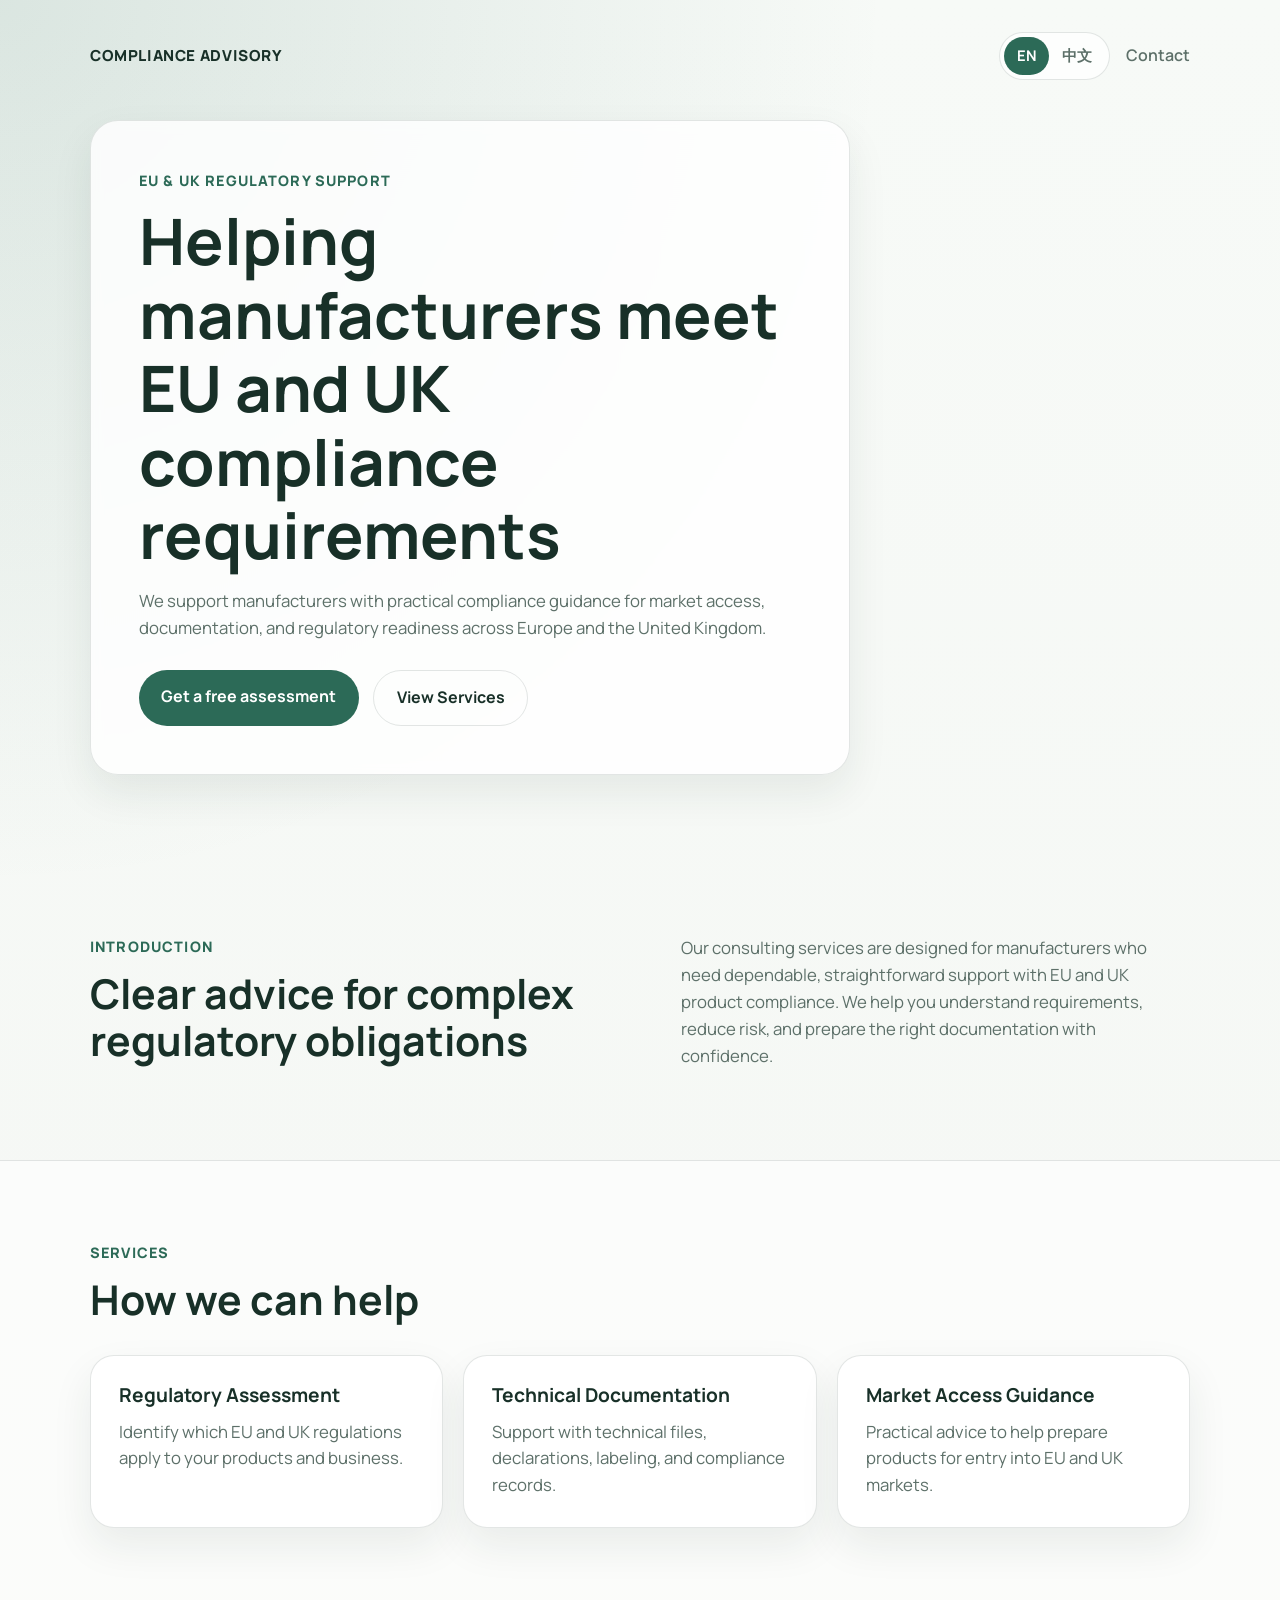
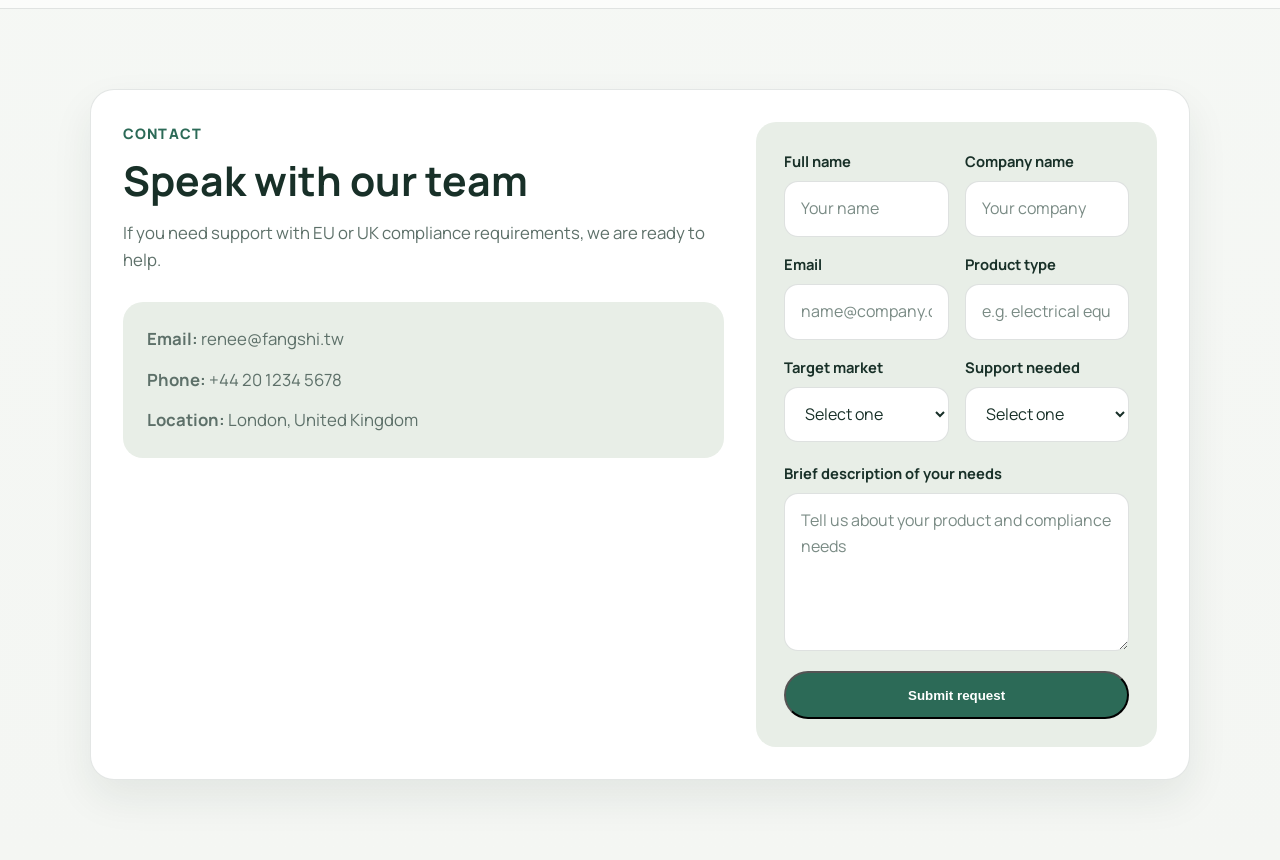
<file: index.html>
<!DOCTYPE html>
<html lang="en">
<head>
  <meta charset="UTF-8">
  <meta name="viewport" content="width=device-width, initial-scale=1.0">
  <title>EU & UK Compliance Consulting</title>
  <link rel="preconnect" href="https://fonts.googleapis.com">
  <link rel="preconnect" href="https://fonts.gstatic.com" crossorigin>
  <link href="https://fonts.googleapis.com/css2?family=Manrope:wght@400;500;700;800&family=Noto+Sans+TC:wght@400;500;700;900&display=swap" rel="stylesheet">
  <link rel="stylesheet" href="style.css">
</head>
<body>
  <header class="hero">
    <div class="container">
      <nav class="topbar">
        <div class="brand">Compliance Advisory</div>
        <div class="nav-actions">
          <div class="language-switch" aria-label="Language switcher">
            <a class="lang-link active" href="index.html">EN</a>
            <a class="lang-link" href="index-zh.html">中文</a>
          </div>
          <a class="nav-link" href="#contact">Contact</a>
        </div>
      </nav>

      <section class="hero-content">
        <p class="eyebrow">EU & UK Regulatory Support</p>
        <h1>Helping manufacturers meet EU and UK compliance requirements</h1>
        <p class="intro">
          We support manufacturers with practical compliance guidance for market access,
          documentation, and regulatory readiness across Europe and the United Kingdom.
        </p>
        <div class="hero-actions">
          <a class="button" href="#contact">Get a free assessment</a>
          <a class="button button-secondary" href="#services">View Services</a>
        </div>
      </section>
    </div>
  </header>

  <main>
    <section class="section" id="about">
      <div class="container grid-two">
        <div>
          <p class="section-label">Introduction</p>
          <h2>Clear advice for complex regulatory obligations</h2>
        </div>
        <p class="section-text">
          Our consulting services are designed for manufacturers who need dependable,
          straightforward support with EU and UK product compliance. We help you
          understand requirements, reduce risk, and prepare the right documentation
          with confidence.
        </p>
      </div>
    </section>

    <section class="section section-alt" id="services">
      <div class="container">
        <p class="section-label">Services</p>
        <h2>How we can help</h2>

        <div class="cards">
          <article class="card">
            <h3>Regulatory Assessment</h3>
            <p>
              Identify which EU and UK regulations apply to your products and business.
            </p>
          </article>

          <article class="card">
            <h3>Technical Documentation</h3>
            <p>
              Support with technical files, declarations, labeling, and compliance records.
            </p>
          </article>

          <article class="card">
            <h3>Market Access Guidance</h3>
            <p>
              Practical advice to help prepare products for entry into EU and UK markets.
            </p>
          </article>
        </div>
      </div>
    </section>

    <section class="section" id="contact">
      <div class="container contact-box">
        <div>
          <p class="section-label">Contact</p>
          <h2>Speak with our team</h2>
          <p class="section-text">
            If you need support with EU or UK compliance requirements, we are ready to help.
          </p>
          <div class="contact-details">
            <p><strong>Email:</strong> renee@fangshi.tw</p>
            <p><strong>Phone:</strong> +44 20 1234 5678</p>
            <p><strong>Location:</strong> London, United Kingdom</p>
          </div>
        </div>

        <form class="contact-form">
          <div class="form-grid">
            <label class="field">
              <span>Full name</span>
              <input type="text" name="full_name" placeholder="Your name">
            </label>

            <label class="field">
              <span>Company name</span>
              <input type="text" name="company_name" placeholder="Your company">
            </label>

            <label class="field">
              <span>Email</span>
              <input type="email" name="email" placeholder="name@company.com">
            </label>

            <label class="field">
              <span>Product type</span>
              <input type="text" name="product_type" placeholder="e.g. electrical equipment">
            </label>

            <label class="field">
              <span>Target market</span>
              <select name="target_market">
                <option value="">Select one</option>
                <option value="EU">EU</option>
                <option value="UK">UK</option>
                <option value="EU & UK">EU & UK</option>
              </select>
            </label>

            <label class="field">
              <span>Support needed</span>
              <select name="support_needed">
                <option value="">Select one</option>
                <option value="Regulatory assessment">Regulatory assessment</option>
                <option value="Technical documentation">Technical documentation</option>
                <option value="Market access guidance">Market access guidance</option>
              </select>
            </label>
          </div>

          <label class="field">
            <span>Brief description of your needs</span>
            <textarea name="message" rows="5" placeholder="Tell us about your product and compliance needs"></textarea>
          </label>

          <button class="button" type="submit">Submit request</button>
        </form>
      </div>
    </section>
  </main>
 </body>
</html>
</file>
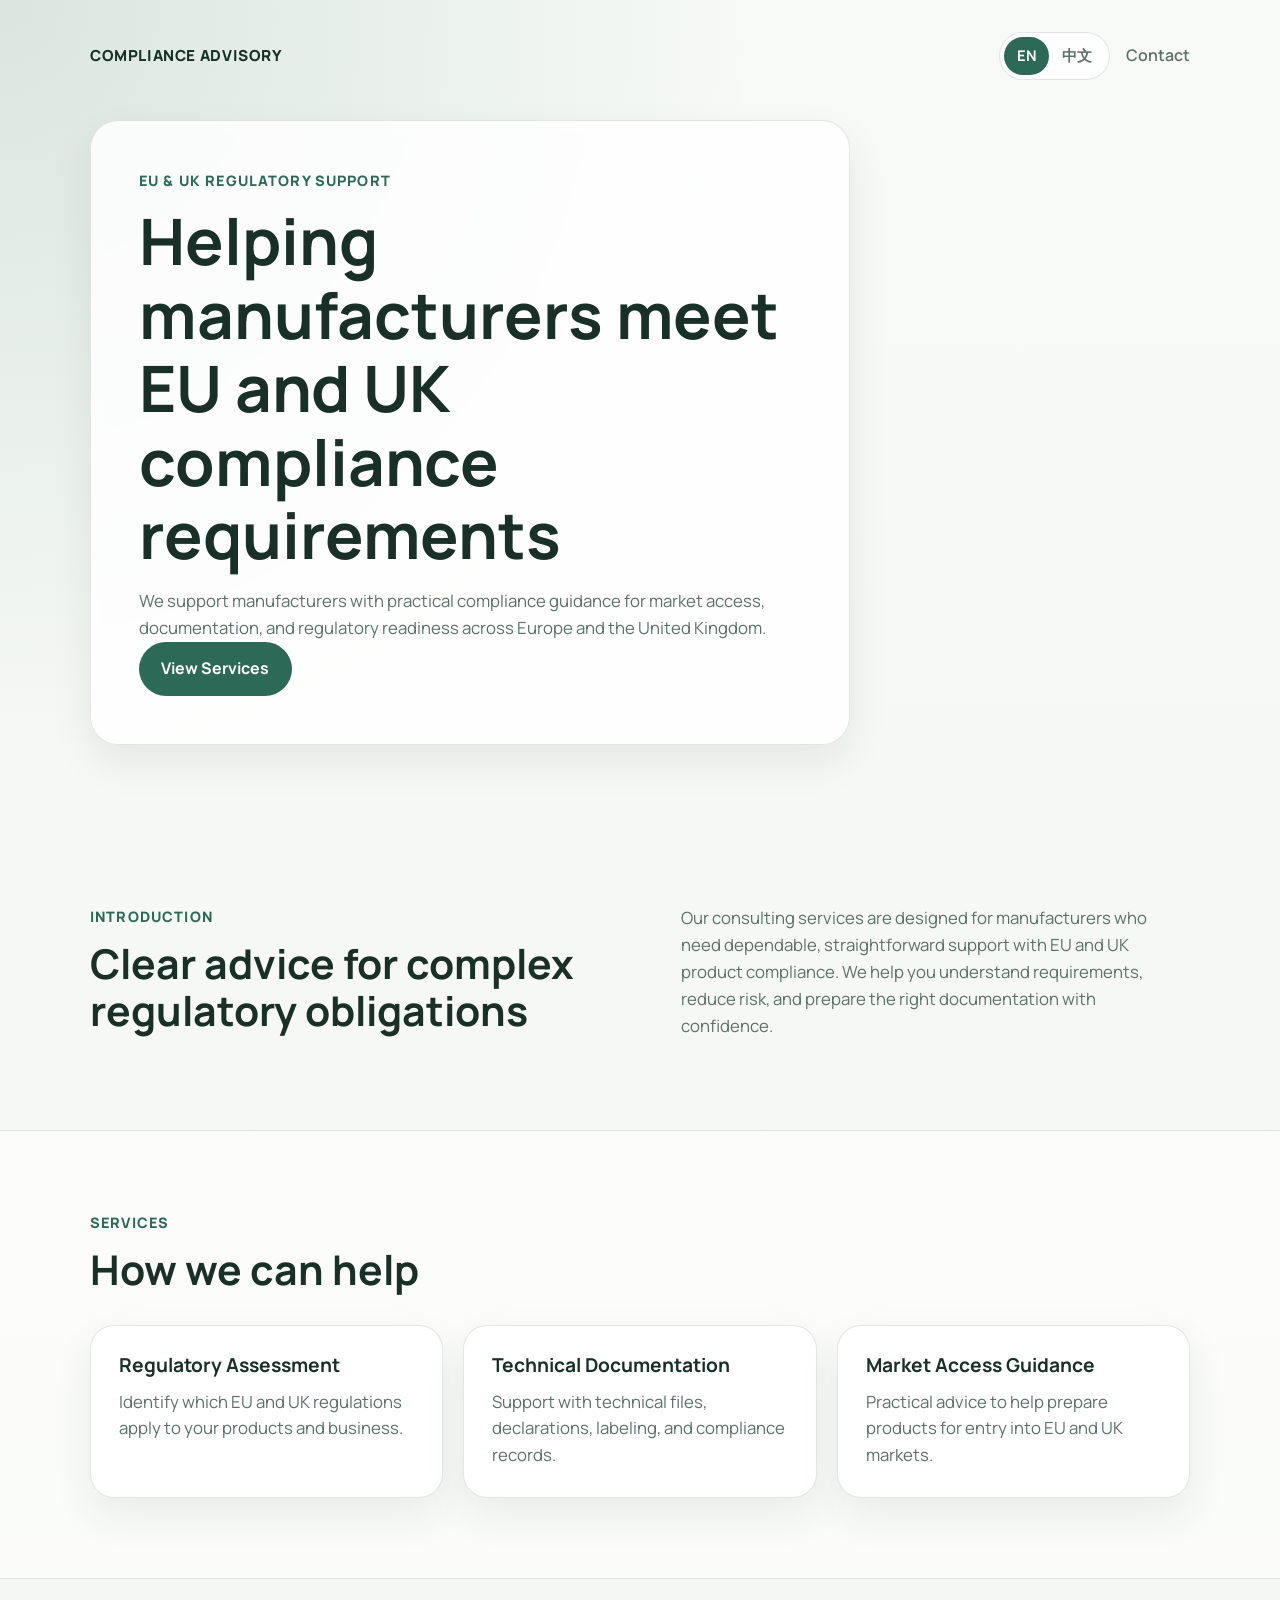
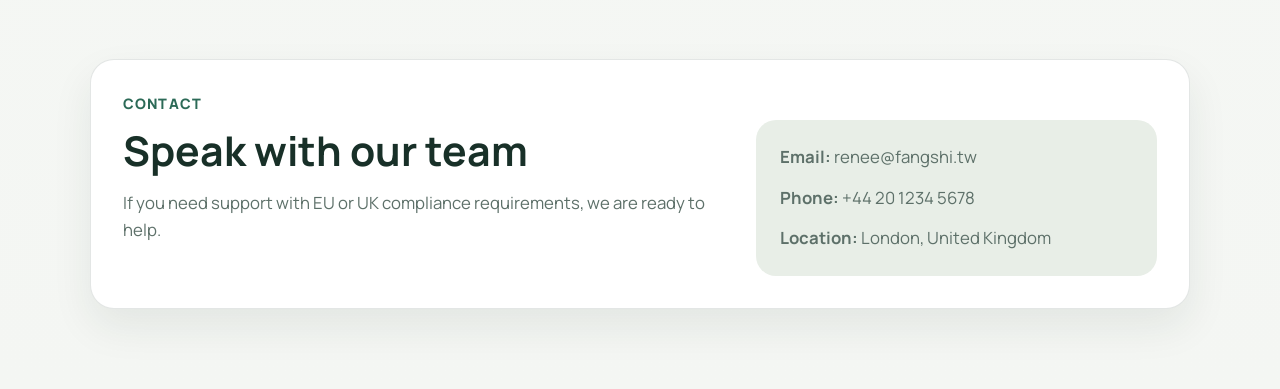
<file: lai.research/index.html>
<!DOCTYPE html>
<html lang="en">
<head>
  <meta charset="UTF-8">
  <meta name="viewport" content="width=device-width, initial-scale=1.0">
  <title>EU & UK Compliance Consulting</title>
  <meta http-equiv="refresh" content="0; url=./en.html">
</head>
<body>
  <p>Redirecting to <a href="./en.html">English version</a>...</p>
</body>
</html>
</file>
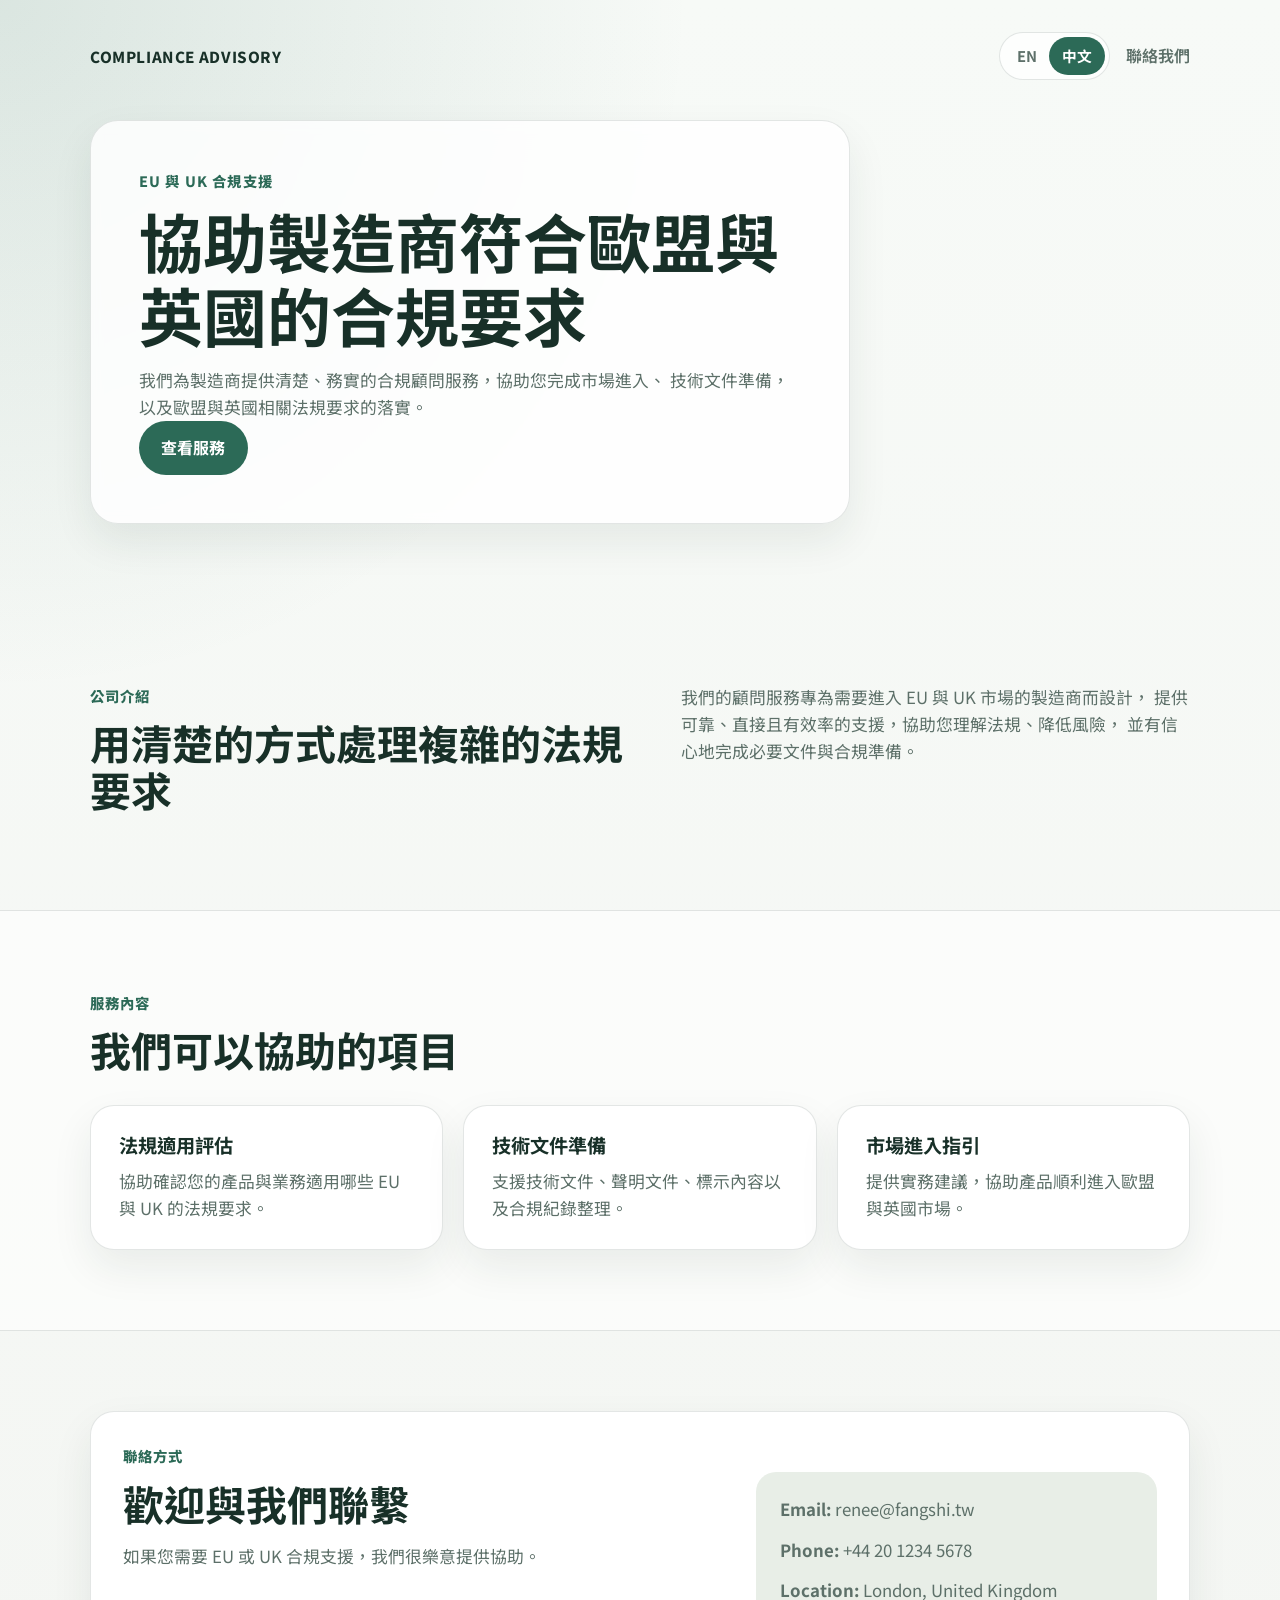
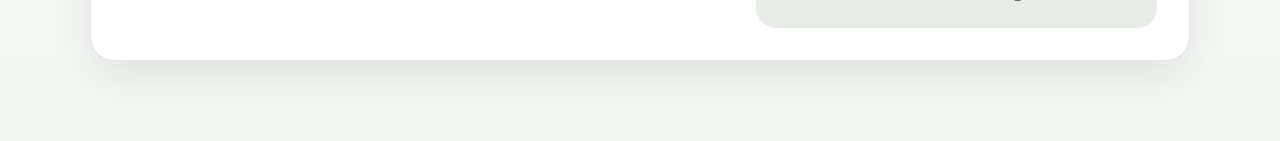
<file: index-zh.html>
<!DOCTYPE html>
<html lang="zh-Hant">
<head>
  <meta charset="UTF-8">
  <meta name="viewport" content="width=device-width, initial-scale=1.0">
  <title>歐盟與英國合規顧問服務</title>
  <link rel="preconnect" href="https://fonts.googleapis.com">
  <link rel="preconnect" href="https://fonts.gstatic.com" crossorigin>
  <link href="https://fonts.googleapis.com/css2?family=Manrope:wght@400;500;700;800&family=Noto+Sans+TC:wght@400;500;700;900&display=swap" rel="stylesheet">
  <link rel="stylesheet" href="style.css">
</head>
<body class="lang-zh">
  <header class="hero">
    <div class="container">
      <nav class="topbar">
        <div class="brand">Compliance Advisory</div>
        <div class="nav-actions">
          <div class="language-switch" aria-label="語言切換">
            <a class="lang-link" href="index.html">EN</a>
            <a class="lang-link active" href="index-zh.html">中文</a>
          </div>
          <a class="nav-link" href="#contact">聯絡我們</a>
        </div>
      </nav>

      <section class="hero-content">
        <p class="eyebrow">EU 與 UK 合規支援</p>
        <h1>協助製造商符合歐盟與英國的合規要求</h1>
        <p class="intro">
          我們為製造商提供清楚、務實的合規顧問服務，協助您完成市場進入、
          技術文件準備，以及歐盟與英國相關法規要求的落實。
        </p>
        <a class="button" href="#services">查看服務</a>
      </section>
    </div>
  </header>

  <main>
    <section class="section" id="about">
      <div class="container grid-two">
        <div>
          <p class="section-label">公司介紹</p>
          <h2>用清楚的方式處理複雜的法規要求</h2>
        </div>
        <p class="section-text">
          我們的顧問服務專為需要進入 EU 與 UK 市場的製造商而設計，
          提供可靠、直接且有效率的支援，協助您理解法規、降低風險，
          並有信心地完成必要文件與合規準備。
        </p>
      </div>
    </section>

    <section class="section section-alt" id="services">
      <div class="container">
        <p class="section-label">服務內容</p>
        <h2>我們可以協助的項目</h2>

        <div class="cards">
          <article class="card">
            <h3>法規適用評估</h3>
            <p>
              協助確認您的產品與業務適用哪些 EU 與 UK 的法規要求。
            </p>
          </article>

          <article class="card">
            <h3>技術文件準備</h3>
            <p>
              支援技術文件、聲明文件、標示內容以及合規紀錄整理。
            </p>
          </article>

          <article class="card">
            <h3>市場進入指引</h3>
            <p>
              提供實務建議，協助產品順利進入歐盟與英國市場。
            </p>
          </article>
        </div>
      </div>
    </section>

    <section class="section" id="contact">
      <div class="container contact-box">
        <div>
          <p class="section-label">聯絡方式</p>
          <h2>歡迎與我們聯繫</h2>
          <p class="section-text">
            如果您需要 EU 或 UK 合規支援，我們很樂意提供協助。
          </p>
        </div>

        <div class="contact-details">
          <p><strong>Email:</strong> renee@fangshi.tw</p>
          <p><strong>Phone:</strong> +44 20 1234 5678</p>
          <p><strong>Location:</strong> London, United Kingdom</p>
        </div>
      </div>
    </section>
  </main>
</body>
</html>
</file>
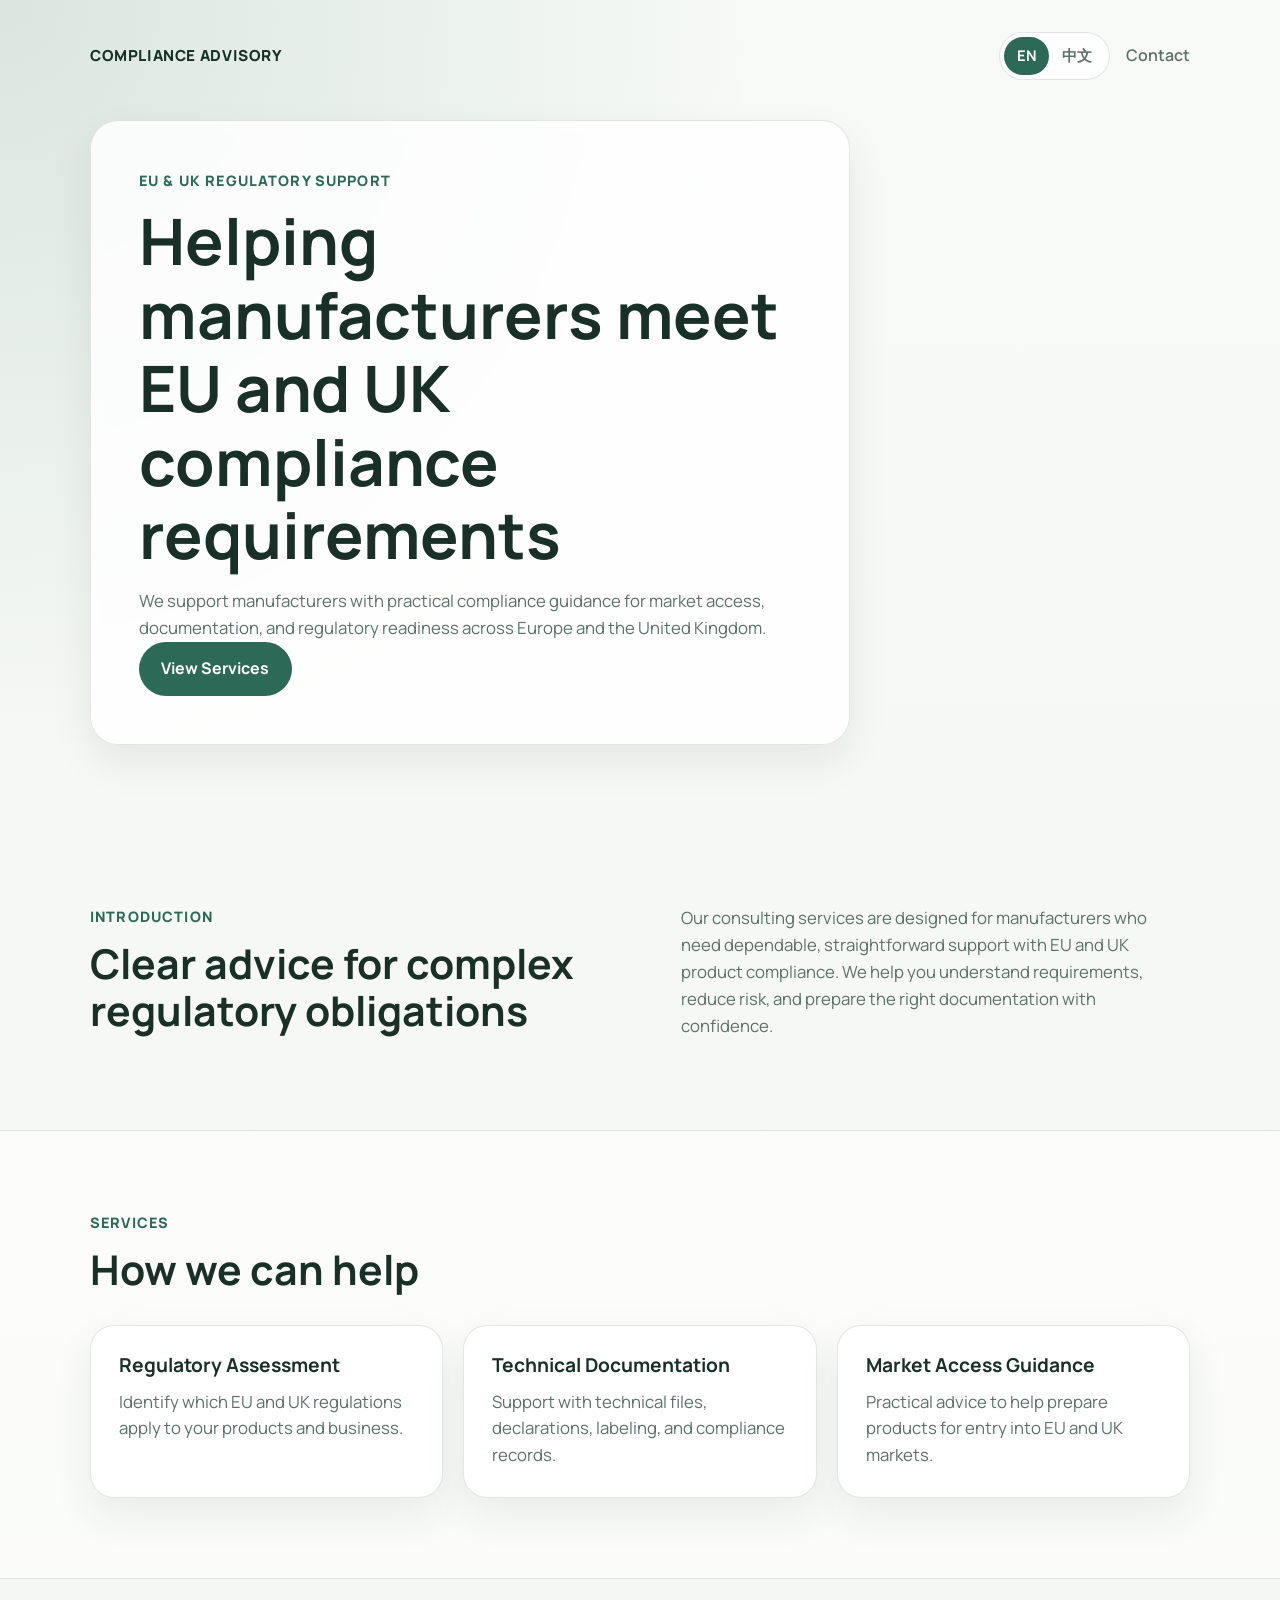
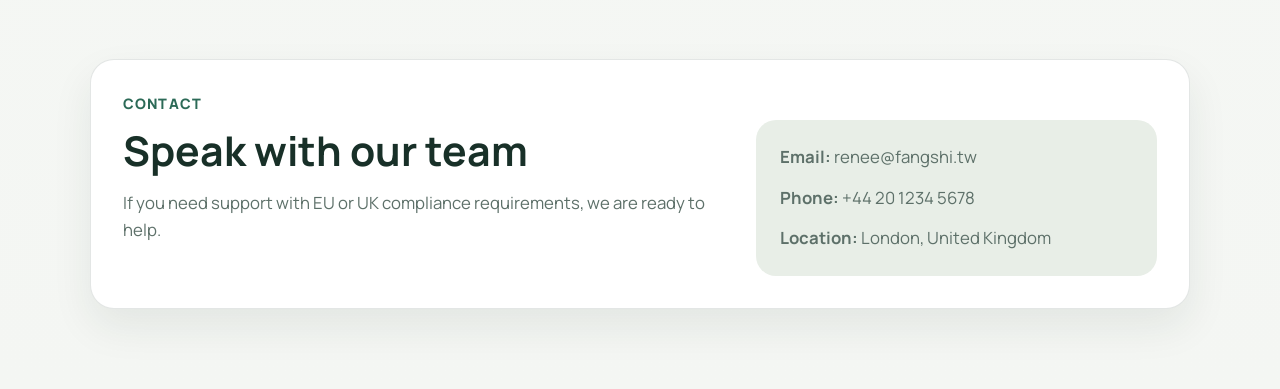
<file: lai.research/en.html>
<!DOCTYPE html>
<html lang="en">
<head>
  <meta charset="UTF-8">
  <meta name="viewport" content="width=device-width, initial-scale=1.0">
  <title>EU & UK Compliance Consulting</title>
  <link rel="preconnect" href="https://fonts.googleapis.com">
  <link rel="preconnect" href="https://fonts.gstatic.com" crossorigin>
  <link href="https://fonts.googleapis.com/css2?family=Manrope:wght@400;500;700;800&family=Noto+Sans+TC:wght@400;500;700;900&display=swap" rel="stylesheet">
  <link rel="stylesheet" href="../style.css">
</head>
<body>
  <header class="hero">
    <div class="container">
      <nav class="topbar">
        <div class="brand">Compliance Advisory</div>
        <div class="nav-actions">
          <div class="language-switch" aria-label="Language switcher">
            <a class="lang-link active" href="en.html">EN</a>
            <a class="lang-link" href="zh.html">中文</a>
          </div>
          <a class="nav-link" href="#contact">Contact</a>
        </div>
      </nav>

      <section class="hero-content">
        <p class="eyebrow">EU & UK Regulatory Support</p>
        <h1>Helping manufacturers meet EU and UK compliance requirements</h1>
        <p class="intro">
          We support manufacturers with practical compliance guidance for market access,
          documentation, and regulatory readiness across Europe and the United Kingdom.
        </p>
        <a class="button" href="#services">View Services</a>
      </section>
    </div>
  </header>

  <main>
    <section class="section" id="about">
      <div class="container grid-two">
        <div>
          <p class="section-label">Introduction</p>
          <h2>Clear advice for complex regulatory obligations</h2>
        </div>
        <p class="section-text">
          Our consulting services are designed for manufacturers who need dependable,
          straightforward support with EU and UK product compliance. We help you
          understand requirements, reduce risk, and prepare the right documentation
          with confidence.
        </p>
      </div>
    </section>

    <section class="section section-alt" id="services">
      <div class="container">
        <p class="section-label">Services</p>
        <h2>How we can help</h2>

        <div class="cards">
          <article class="card">
            <h3>Regulatory Assessment</h3>
            <p>
              Identify which EU and UK regulations apply to your products and business.
            </p>
          </article>

          <article class="card">
            <h3>Technical Documentation</h3>
            <p>
              Support with technical files, declarations, labeling, and compliance records.
            </p>
          </article>

          <article class="card">
            <h3>Market Access Guidance</h3>
            <p>
              Practical advice to help prepare products for entry into EU and UK markets.
            </p>
          </article>
        </div>
      </div>
    </section>

    <section class="section" id="contact">
      <div class="container contact-box">
        <div>
          <p class="section-label">Contact</p>
          <h2>Speak with our team</h2>
          <p class="section-text">
            If you need support with EU or UK compliance requirements, we are ready to help.
          </p>
        </div>

        <div class="contact-details">
          <p><strong>Email:</strong> renee@fangshi.tw</p>
          <p><strong>Phone:</strong> +44 20 1234 5678</p>
          <p><strong>Location:</strong> London, United Kingdom</p>
        </div>
      </div>
    </section>
  </main>
</body>
</html>
</file>
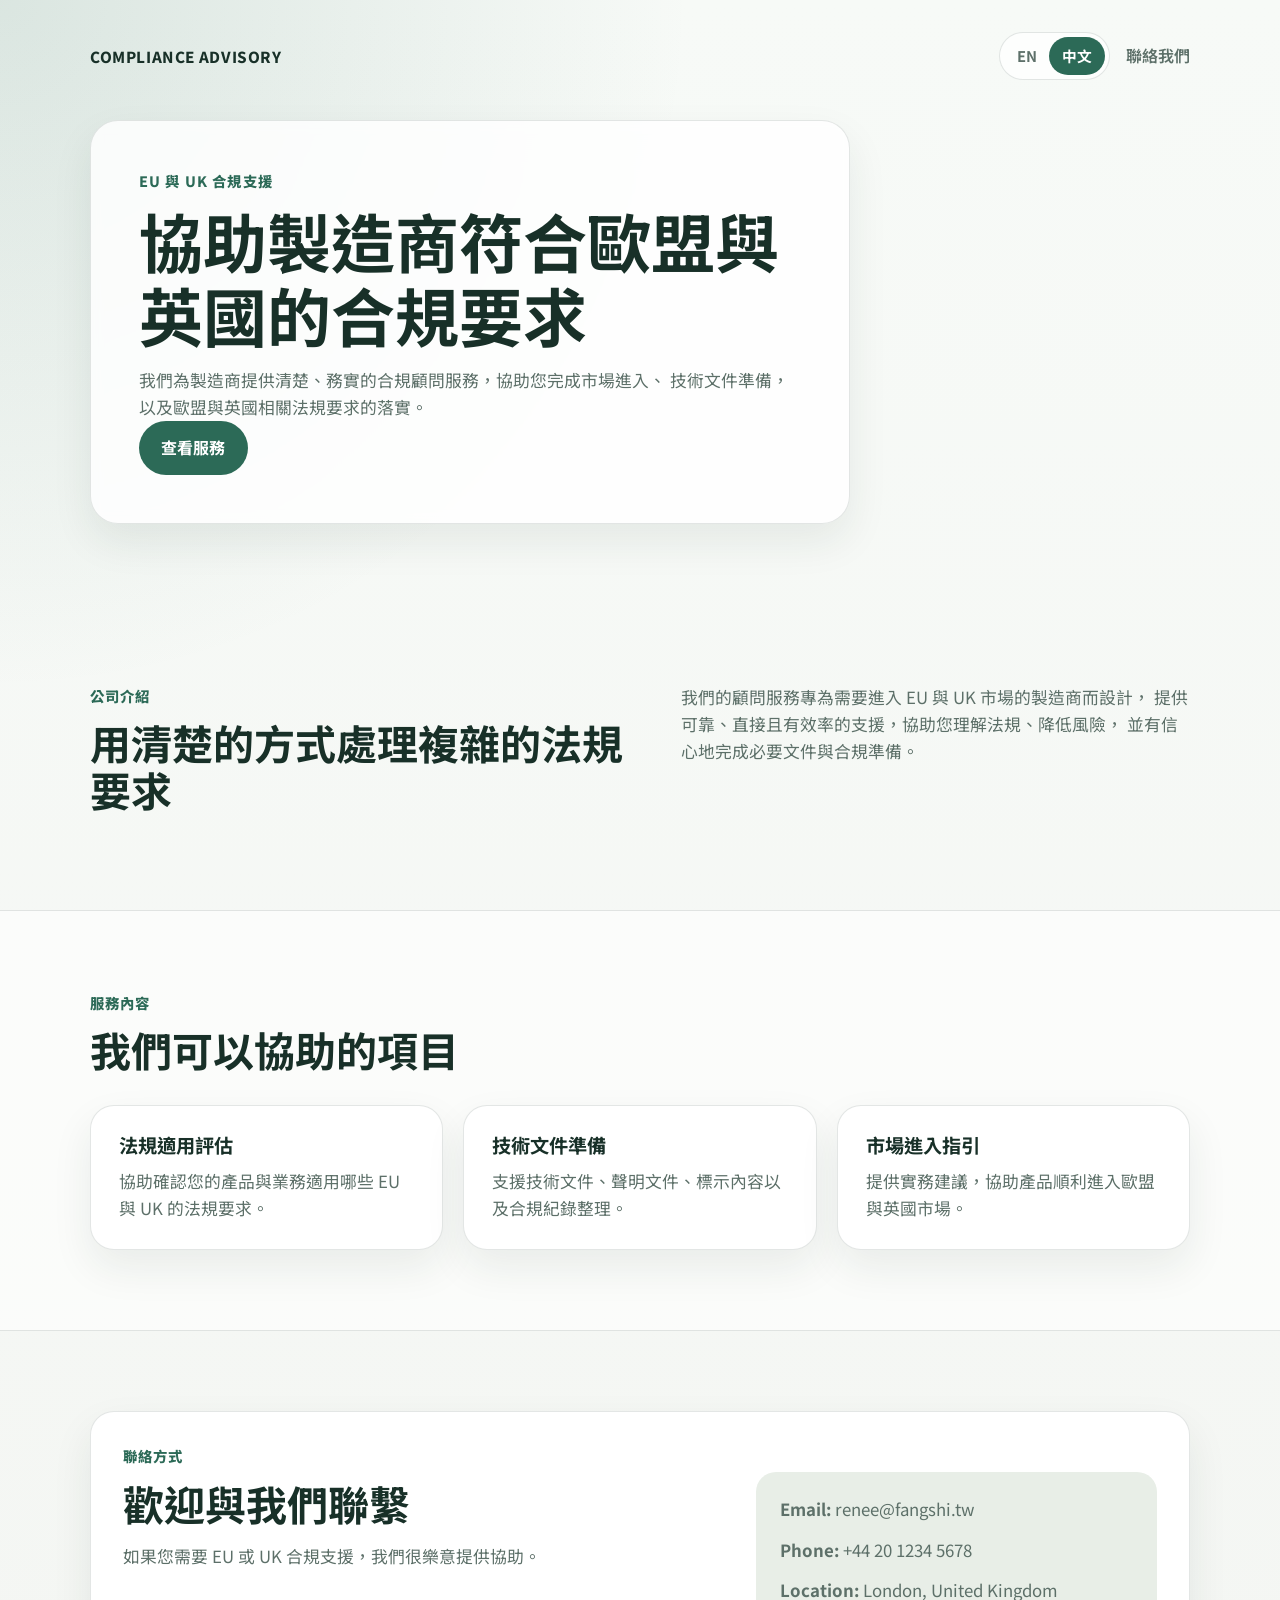
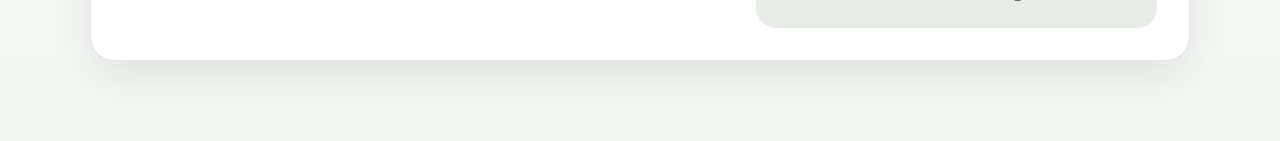
<file: lai.research/zh.html>
<!DOCTYPE html>
<html lang="zh-Hant">
<head>
  <meta charset="UTF-8">
  <meta name="viewport" content="width=device-width, initial-scale=1.0">
  <title>歐盟與英國合規顧問服務</title>
  <link rel="preconnect" href="https://fonts.googleapis.com">
  <link rel="preconnect" href="https://fonts.gstatic.com" crossorigin>
  <link href="https://fonts.googleapis.com/css2?family=Manrope:wght@400;500;700;800&family=Noto+Sans+TC:wght@400;500;700;900&display=swap" rel="stylesheet">
  <link rel="stylesheet" href="../style.css">
</head>
<body class="lang-zh">
  <header class="hero">
    <div class="container">
      <nav class="topbar">
        <div class="brand">Compliance Advisory</div>
        <div class="nav-actions">
          <div class="language-switch" aria-label="語言切換">
            <a class="lang-link" href="en.html">EN</a>
            <a class="lang-link active" href="zh.html">中文</a>
          </div>
          <a class="nav-link" href="#contact">聯絡我們</a>
        </div>
      </nav>

      <section class="hero-content">
        <p class="eyebrow">EU 與 UK 合規支援</p>
        <h1>協助製造商符合歐盟與英國的合規要求</h1>
        <p class="intro">
          我們為製造商提供清楚、務實的合規顧問服務，協助您完成市場進入、
          技術文件準備，以及歐盟與英國相關法規要求的落實。
        </p>
        <a class="button" href="#services">查看服務</a>
      </section>
    </div>
  </header>

  <main>
    <section class="section" id="about">
      <div class="container grid-two">
        <div>
          <p class="section-label">公司介紹</p>
          <h2>用清楚的方式處理複雜的法規要求</h2>
        </div>
        <p class="section-text">
          我們的顧問服務專為需要進入 EU 與 UK 市場的製造商而設計，
          提供可靠、直接且有效率的支援，協助您理解法規、降低風險，
          並有信心地完成必要文件與合規準備。
        </p>
      </div>
    </section>

    <section class="section section-alt" id="services">
      <div class="container">
        <p class="section-label">服務內容</p>
        <h2>我們可以協助的項目</h2>

        <div class="cards">
          <article class="card">
            <h3>法規適用評估</h3>
            <p>
              協助確認您的產品與業務適用哪些 EU 與 UK 的法規要求。
            </p>
          </article>

          <article class="card">
            <h3>技術文件準備</h3>
            <p>
              支援技術文件、聲明文件、標示內容以及合規紀錄整理。
            </p>
          </article>

          <article class="card">
            <h3>市場進入指引</h3>
            <p>
              提供實務建議，協助產品順利進入歐盟與英國市場。
            </p>
          </article>
        </div>
      </div>
    </section>

    <section class="section" id="contact">
      <div class="container contact-box">
        <div>
          <p class="section-label">聯絡方式</p>
          <h2>歡迎與我們聯繫</h2>
          <p class="section-text">
            如果您需要 EU 或 UK 合規支援，我們很樂意提供協助。
          </p>
        </div>

        <div class="contact-details">
          <p><strong>Email:</strong> renee@fangshi.tw</p>
          <p><strong>Phone:</strong> +44 20 1234 5678</p>
          <p><strong>Location:</strong> London, United Kingdom</p>
        </div>
      </div>
    </section>
  </main>
</body>
</html>
</file>
<file: style.css>
:root {
  --bg: #f4f6f3;
  --surface: #ffffff;
  --surface-soft: #e8eee7;
  --text: #183028;
  --muted: #5d7069;
  --accent: #2c6a57;
  --accent-dark: #1d4e40;
  --border: rgba(24, 48, 40, 0.12);
  --shadow: 0 18px 40px rgba(24, 48, 40, 0.08);
}

* {
  box-sizing: border-box;
}

html {
  scroll-behavior: smooth;
}

body {
  margin: 0;
  font-family: "Manrope", sans-serif;
  color: var(--text);
  background:
    radial-gradient(circle at top left, rgba(44, 106, 87, 0.14), transparent 32%),
    linear-gradient(180deg, #f7faf7 0%, var(--bg) 100%);
  line-height: 1.6;
}

body.lang-zh {
  font-family: "Noto Sans TC", "Manrope", sans-serif;
}

a {
  color: inherit;
  text-decoration: none;
}

.container {
  width: min(1100px, calc(100% - 2rem));
  margin: 0 auto;
}

.hero {
  padding: 1.5rem 0 5rem;
}

.topbar {
  display: flex;
  align-items: center;
  justify-content: space-between;
  padding: 0.5rem 0 2.5rem;
}

.nav-actions {
  display: flex;
  align-items: center;
  gap: 1rem;
}

.brand {
  font-weight: 800;
  letter-spacing: 0.04em;
  text-transform: uppercase;
  font-size: 0.95rem;
}

.nav-link {
  color: var(--muted);
  font-weight: 600;
}

.language-switch {
  display: inline-flex;
  align-items: center;
  padding: 0.25rem;
  border: 1px solid var(--border);
  border-radius: 999px;
  background: rgba(255, 255, 255, 0.75);
}

.lang-link {
  padding: 0.45rem 0.8rem;
  border-radius: 999px;
  color: var(--muted);
  font-size: 0.92rem;
  font-weight: 700;
}

.lang-link.active {
  background: var(--accent);
  color: #fff;
}

.hero-content {
  max-width: 760px;
  padding: 3rem;
  border: 1px solid var(--border);
  border-radius: 28px;
  background: rgba(255, 255, 255, 0.82);
  backdrop-filter: blur(6px);
  box-shadow: var(--shadow);
}

.eyebrow,
.section-label {
  margin: 0 0 0.75rem;
  color: var(--accent);
  font-size: 0.9rem;
  font-weight: 800;
  letter-spacing: 0.08em;
  text-transform: uppercase;
}

h1,
h2,
h3 {
  margin-top: 0;
  line-height: 1.15;
}

h1 {
  margin-bottom: 1rem;
  font-size: clamp(2.4rem, 5vw, 4.6rem);
}

h2 {
  margin-bottom: 1rem;
  font-size: clamp(1.8rem, 3.2vw, 2.8rem);
}

h3 {
  margin-bottom: 0.75rem;
  font-size: 1.2rem;
}

.intro,
.section-text,
.card p,
.contact-details p {
  margin: 0;
  color: var(--muted);
  font-size: 1.05rem;
}

.hero-actions {
  display: flex;
  flex-wrap: wrap;
  gap: 0.9rem;
  margin-top: 1.75rem;
}

.button {
  display: inline-block;
  padding: 0.9rem 1.4rem;
  border-radius: 999px;
  background: var(--accent);
  color: #fff;
  font-weight: 700;
  transition: background 0.2s ease, transform 0.2s ease;
}

.button:hover {
  background: var(--accent-dark);
  transform: translateY(-1px);
}

.button-secondary {
  background: transparent;
  color: var(--text);
  border: 1px solid var(--border);
}

.button-secondary:hover {
  background: rgba(255, 255, 255, 0.9);
}

.section {
  padding: 5rem 0;
}

.section-alt {
  background: rgba(255, 255, 255, 0.62);
  border-top: 1px solid var(--border);
  border-bottom: 1px solid var(--border);
}

.grid-two {
  display: grid;
  grid-template-columns: 1.1fr 1fr;
  gap: 2rem;
  align-items: start;
}

.cards {
  display: grid;
  grid-template-columns: repeat(3, minmax(0, 1fr));
  gap: 1.25rem;
  margin-top: 2rem;
}

.card,
.contact-box {
  border: 1px solid var(--border);
  border-radius: 24px;
  background: var(--surface);
  box-shadow: var(--shadow);
}

.card {
  padding: 1.75rem;
}

.contact-box {
  display: grid;
  grid-template-columns: 1.2fr 0.8fr;
  gap: 2rem;
  padding: 2rem;
}

.contact-details {
  margin-top: 1.75rem;
  padding: 1.5rem;
  border-radius: 20px;
  background: var(--surface-soft);
}

.contact-details p + p {
  margin-top: 0.85rem;
}

.contact-form {
  display: flex;
  flex-direction: column;
  gap: 1.25rem;
  padding: 1.75rem;
  border-radius: 20px;
  background: var(--surface-soft);
}

.form-grid {
  display: grid;
  grid-template-columns: repeat(2, minmax(0, 1fr));
  gap: 1rem;
}

.field {
  display: flex;
  flex-direction: column;
  gap: 0.45rem;
}

.field span {
  font-size: 0.92rem;
  font-weight: 700;
  color: var(--text);
}

.field input,
.field select,
.field textarea {
  width: 100%;
  padding: 0.9rem 1rem;
  border: 1px solid rgba(24, 48, 40, 0.14);
  border-radius: 14px;
  background: #fff;
  color: var(--text);
  font: inherit;
}

.field input::placeholder,
.field textarea::placeholder {
  color: #7a8b85;
}

.field textarea {
  resize: vertical;
  min-height: 140px;
}

@media (max-width: 800px) {
  .hero-content,
  .contact-box {
    padding: 2rem;
  }

  .grid-two,
  .cards,
  .form-grid,
  .contact-box {
    grid-template-columns: 1fr;
  }

  .section {
    padding: 4rem 0;
  }
}

@media (max-width: 520px) {
  .topbar {
    align-items: flex-start;
    flex-direction: column;
    gap: 1rem;
    padding-bottom: 2rem;
  }

  .nav-actions {
    width: 100%;
    justify-content: space-between;
  }

  .hero {
    padding-bottom: 4rem;
  }

  .hero-content {
    padding: 1.5rem;
    border-radius: 20px;
  }
}
</file>
